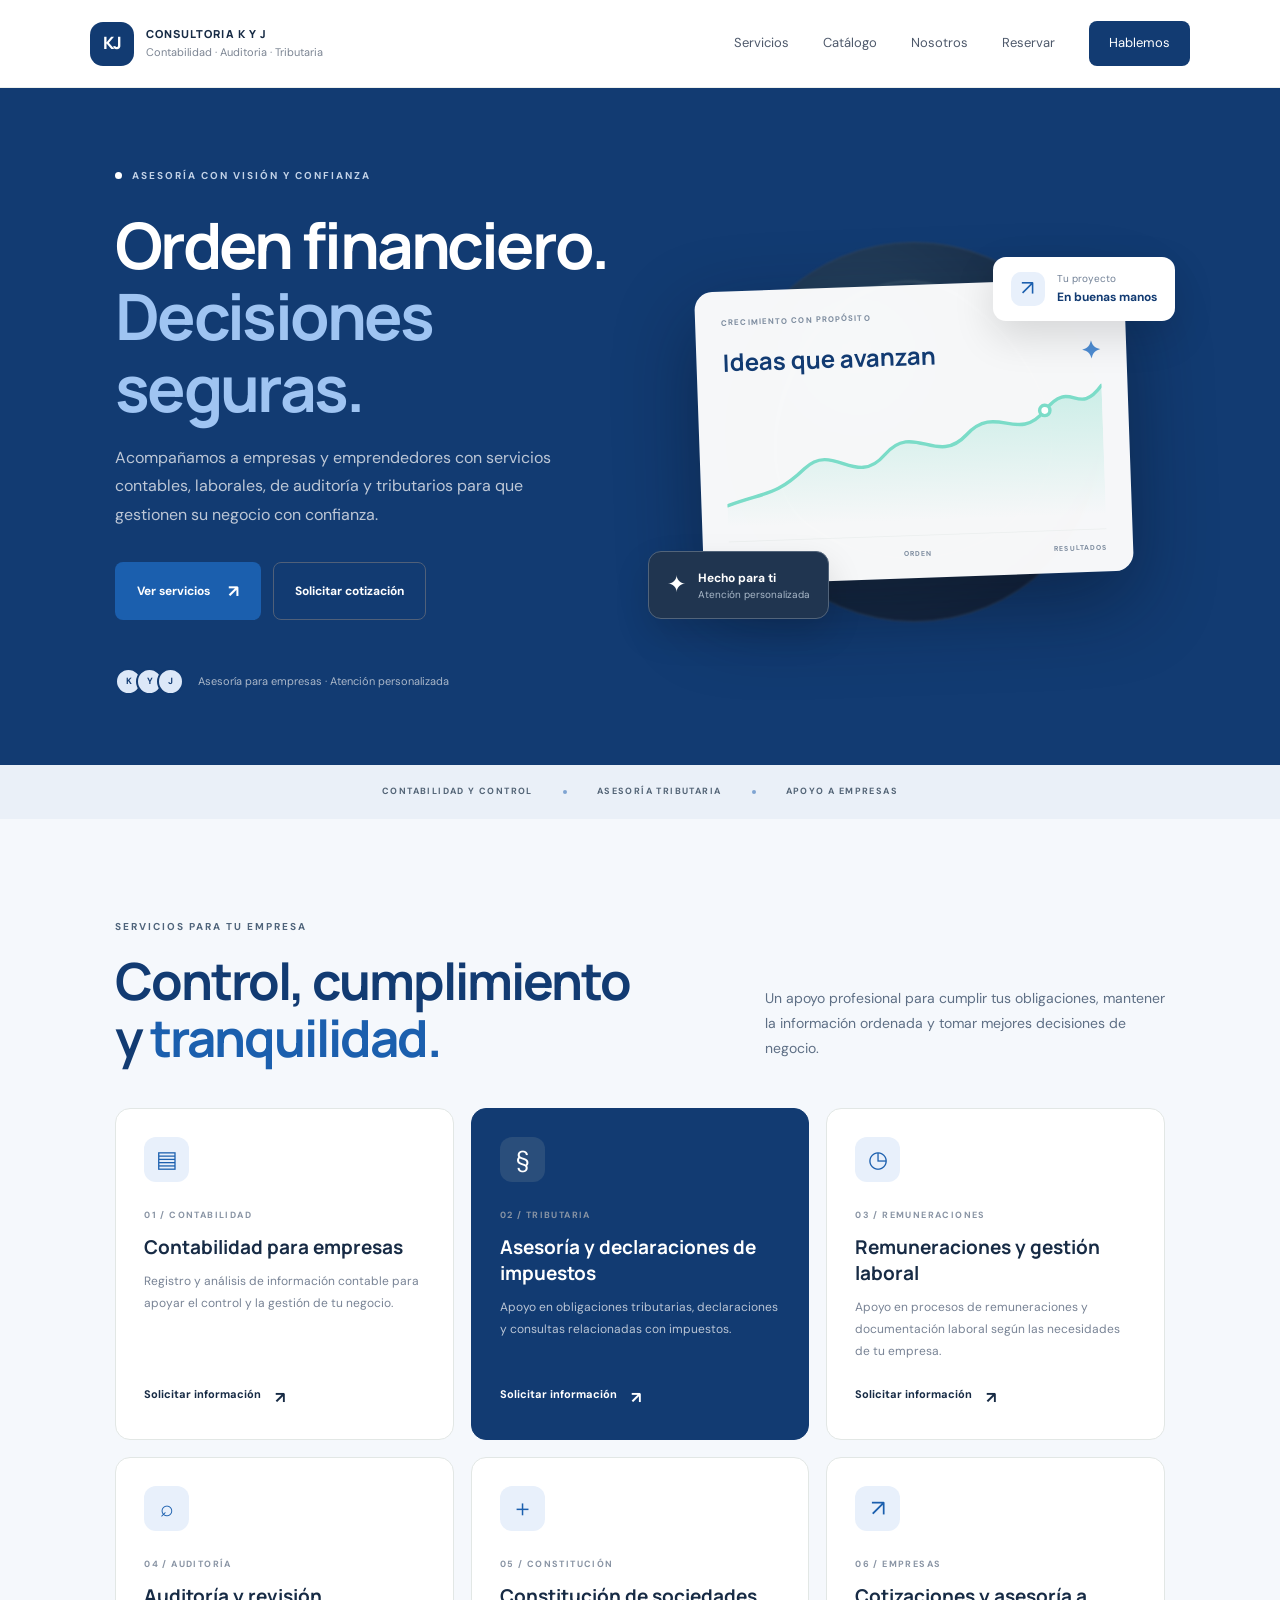
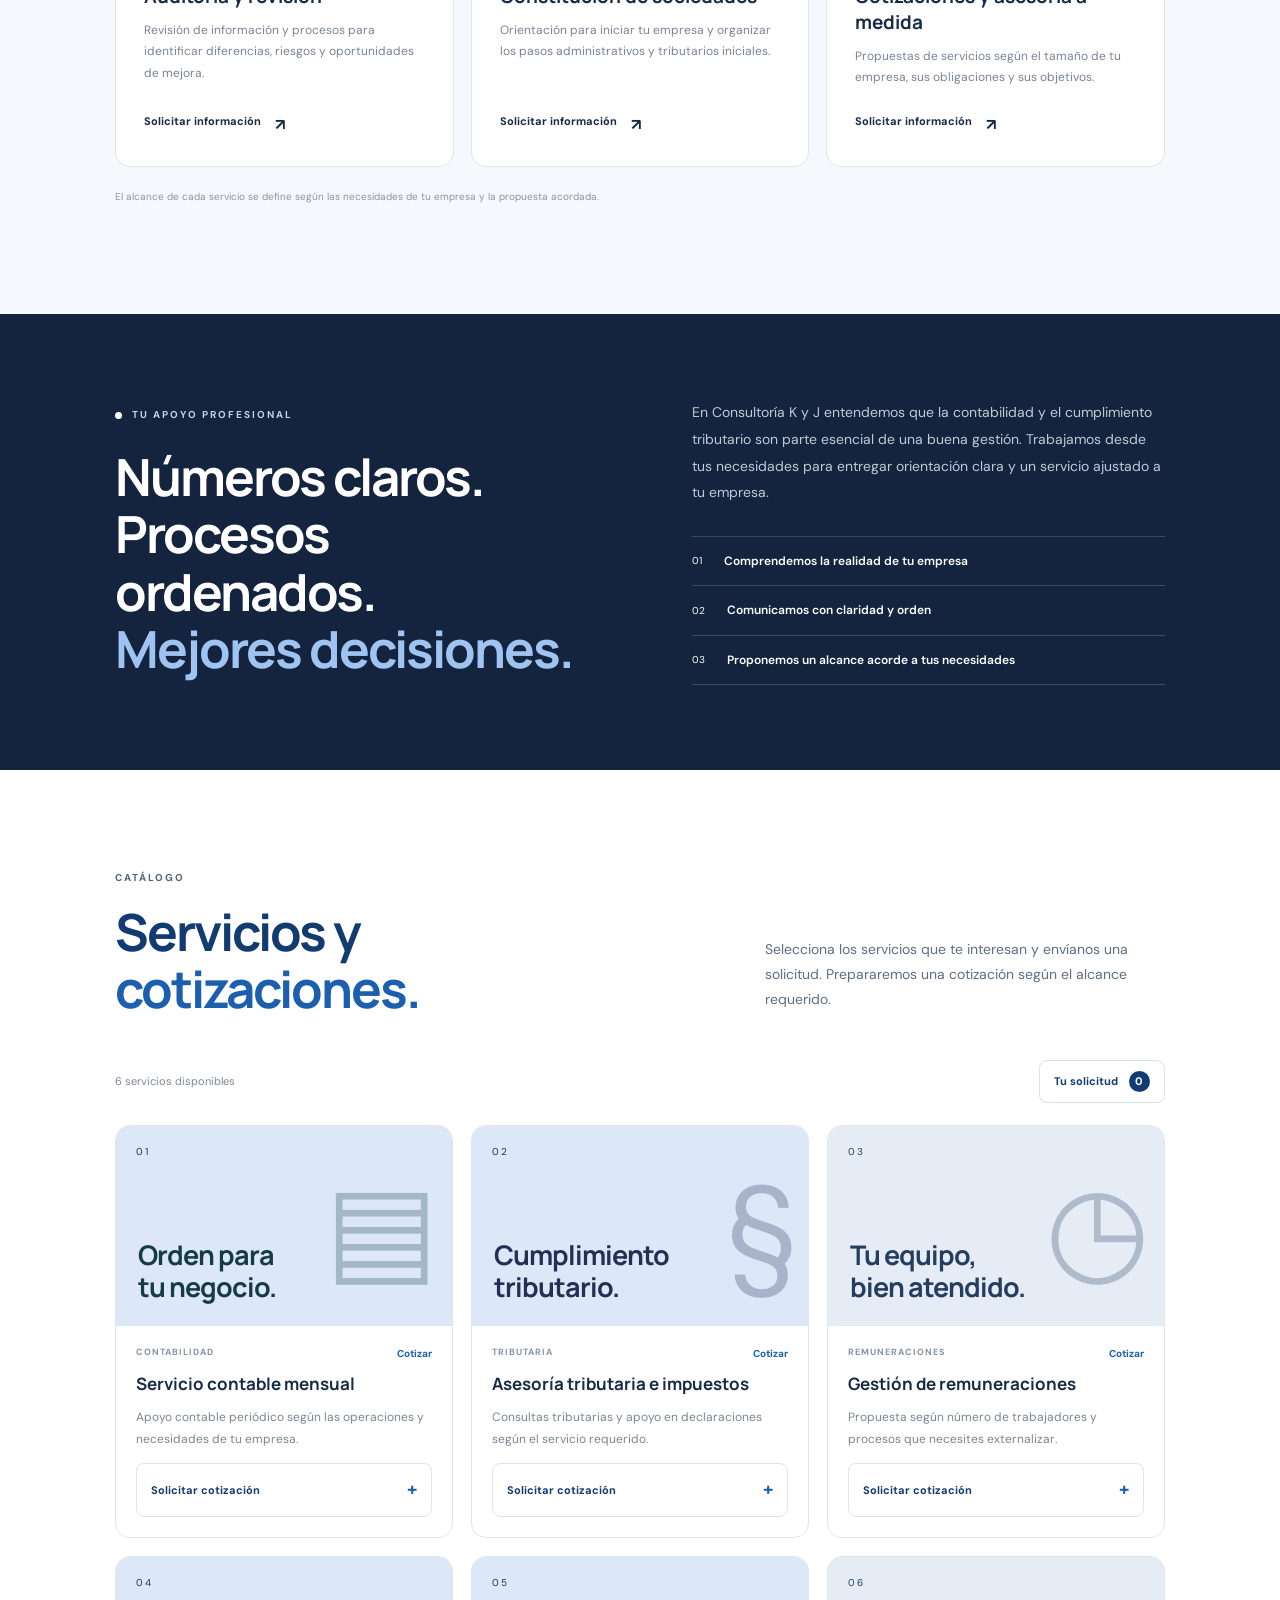
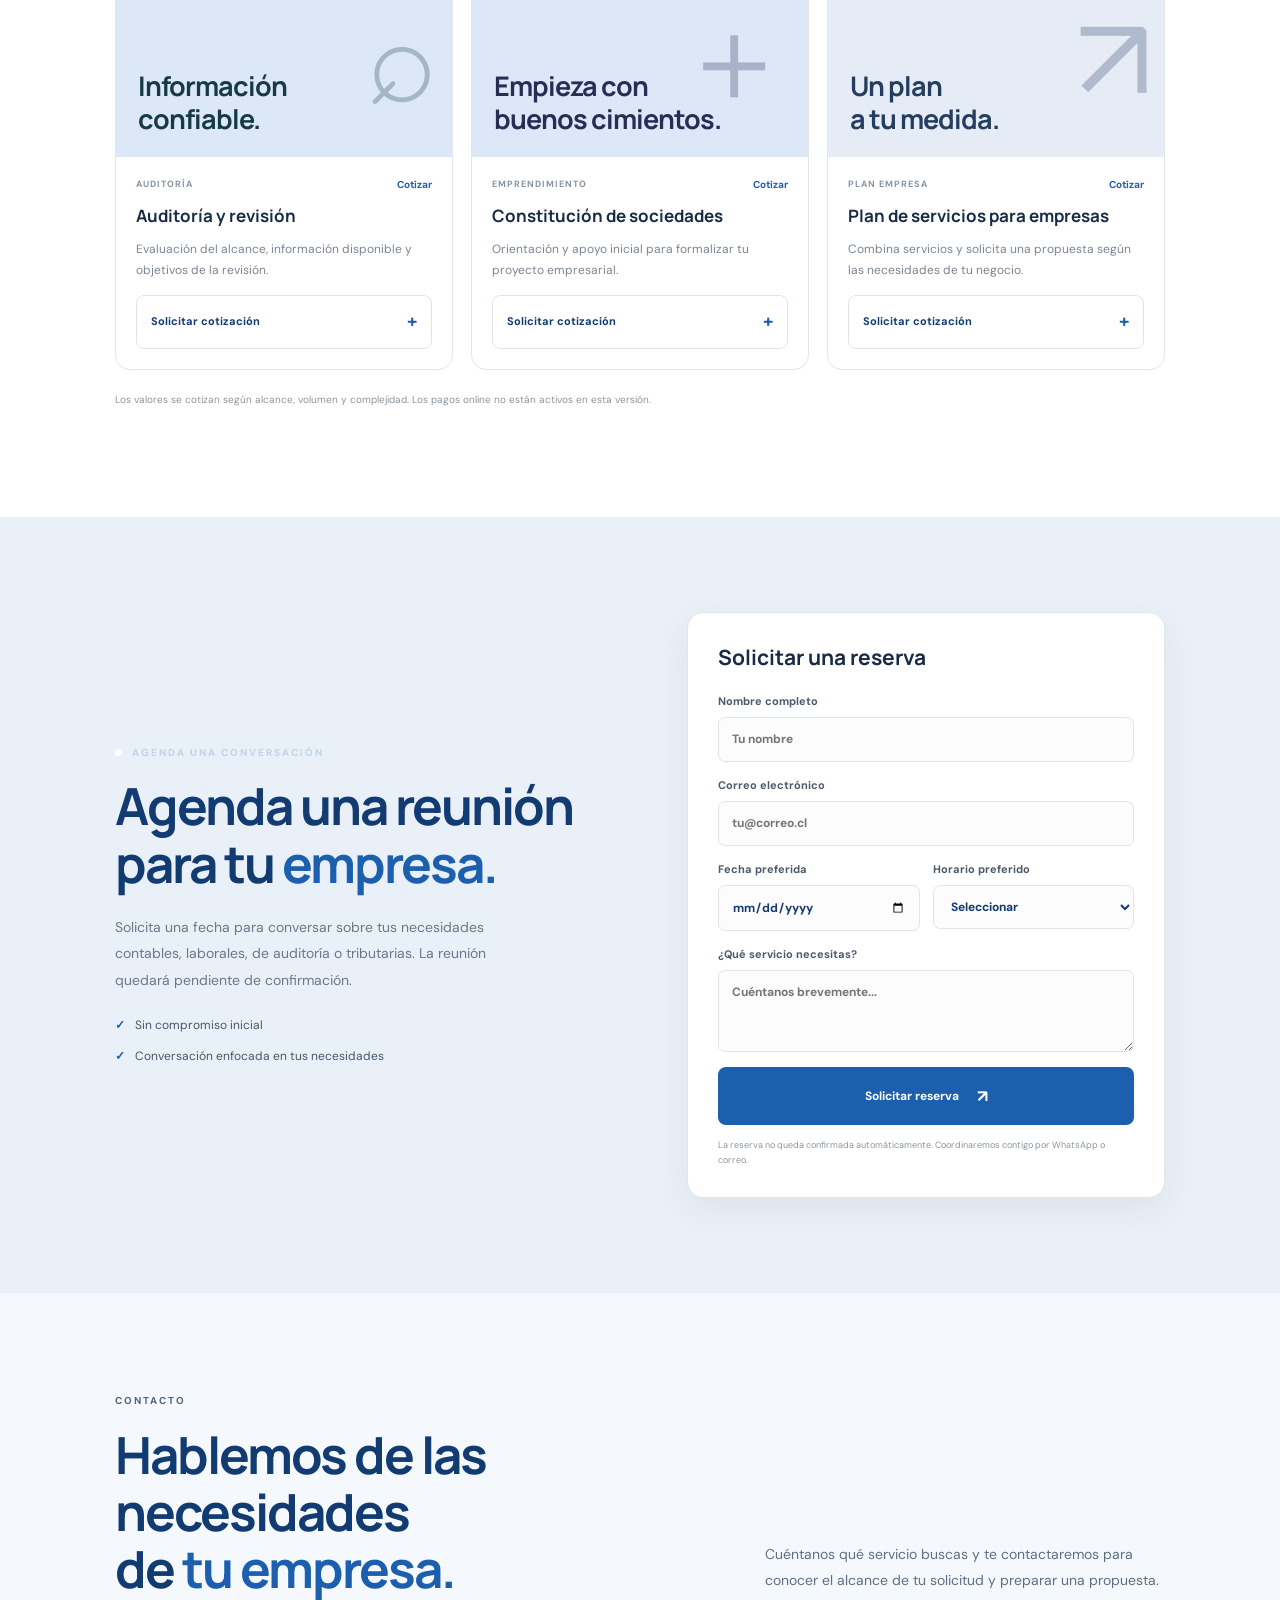
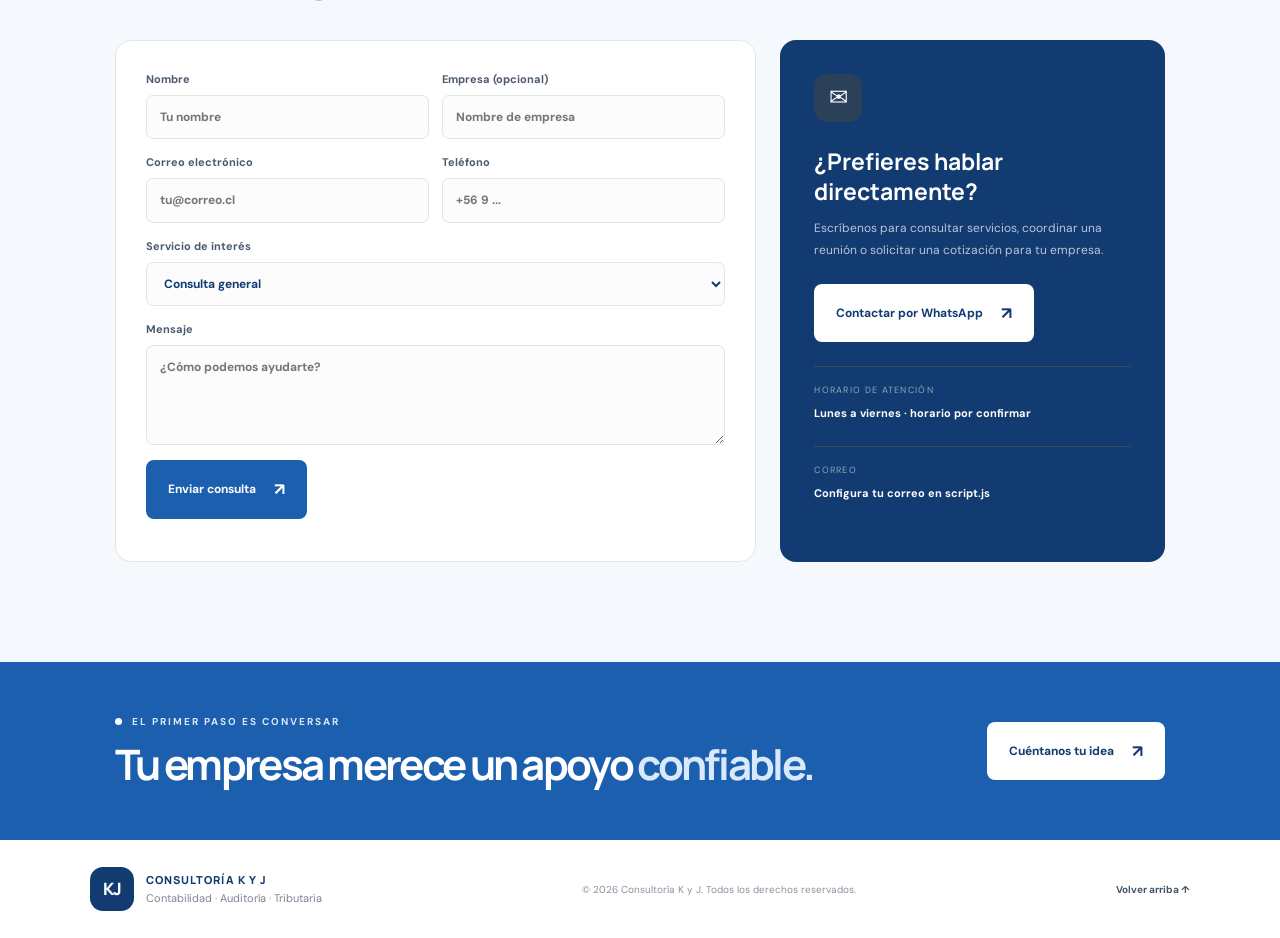
<file: index.html>
<!doctype html>
<html lang="es">
<head>
  <meta charset="utf-8">
  <meta name="viewport" content="width=device-width, initial-scale=1">
  <meta name="theme-color" content="#101c35">
  <meta name="description" content="Consultoria K y J: servicios contables, remuneraciones, auditoria y asesoria tributaria para empresas en Chile.">
  <title>Consultoria K y J | Contabilidad, Auditoria y Tributaria</title>
  <link rel="stylesheet" href="styles.css">
</head>
<body>
  <header class="site-header">
    <a class="brand" href="#inicio" aria-label="Consultoría K y J, inicio">
      <span class="brand-mark">KJ</span>
      <span><strong>CONSULTORIA K Y J</strong><small>Contabilidad · Auditoria · Tributaria</small></span>
    </a>
    <button class="menu-toggle" id="menuToggle" aria-label="Abrir menú" aria-expanded="false">☰</button>
    <nav id="mainNav">
      <a href="#servicios">Servicios</a>
      <a href="#catalogo">Catálogo</a>
      <a href="#nosotros">Nosotros</a>
      <a href="#reservas">Reservar</a>
      <a href="#contacto" class="nav-cta">Hablemos</a>
    </nav>
  </header>

  <main>
    <section class="hero" id="inicio">
      <div class="hero-content">
        <span class="eyebrow"><span class="dot"></span> ASESORÍA CON VISIÓN Y CONFIANZA</span>
        <h1>Orden financiero.<br><em>Decisiones seguras.</em></h1>
        <p>Acompañamos a empresas y emprendedores con servicios contables, laborales, de auditoría y tributarios para que gestionen su negocio con confianza.</p>
        <div class="hero-actions">
          <a class="button button-primary" href="#servicios">Ver servicios <span>↗</span></a>
          <a class="button button-ghost" href="#contacto">Solicitar cotización</a>
        </div>
        <div class="hero-note"><span class="avatar-stack"><b>K</b><b>Y</b><b>J</b></span><span>Asesoría para empresas · Atención personalizada</span></div>
      </div>
      <div class="hero-art" aria-label="Ilustración abstracta de crecimiento profesional">
        <div class="orb orb-one"></div><div class="orb orb-two"></div>
        <div class="glass-card card-top"><span class="mini-icon">↗</span><div><small>Tu proyecto</small><strong>En buenas manos</strong></div></div>
        <div class="chart-card">
          <div class="chart-heading"><span>CRECIMIENTO CON PROPÓSITO</span><span class="chart-dots">•••</span></div>
          <div class="chart-number">Ideas que avanzan<span>✦</span></div>
          <svg viewBox="0 0 440 160" role="img" aria-label="Gráfico ilustrativo ascendente">
            <defs><linearGradient id="fill" x1="0" x2="0" y1="0" y2="1"><stop offset="0" stop-color="#7bdcc8" stop-opacity=".35"/><stop offset="1" stop-color="#7bdcc8" stop-opacity="0"/></linearGradient></defs>
            <path d="M0 135 C45 120 56 126 91 95 S150 120 185 82 S245 98 281 62 S340 75 373 37 S410 48 440 10 L440 160 L0 160Z" fill="url(#fill)"/>
            <path d="M0 135 C45 120 56 126 91 95 S150 120 185 82 S245 98 281 62 S340 75 373 37 S410 48 440 10" fill="none" stroke="#7bdcc8" stroke-width="4" stroke-linecap="round"/>
            <circle cx="373" cy="37" r="6" fill="#fff" stroke="#7bdcc8" stroke-width="4"/>
          </svg>
          <div class="chart-footer"><span>ESTRATEGIA</span><span>ORDEN</span><span>RESULTADOS</span></div>
        </div>
        <div class="floating-badge"><span>✦</span><div><strong>Hecho para ti</strong><small>Atención personalizada</small></div></div>
      </div>
    </section>

    <section class="trust-strip">
      <span>CONTABILIDAD Y CONTROL</span><i></i><span>ASESORÍA TRIBUTARIA</span><i></i><span>APOYO A EMPRESAS</span>
    </section>

    <section class="section services-section" id="servicios">
      <div class="section-intro">
        <div><span class="eyebrow dark">SERVICIOS PARA TU EMPRESA</span><h2>Control, cumplimiento<br>y <em>tranquilidad.</em></h2></div>
        <p>Un apoyo profesional para cumplir tus obligaciones, mantener la información ordenada y tomar mejores decisiones de negocio.</p>
      </div>
      <div class="service-grid">
        <article class="service-card"><div class="service-icon">▤</div><span class="service-number">01 / CONTABILIDAD</span><h3>Contabilidad para empresas</h3><p>Registro y análisis de información contable para apoyar el control y la gestión de tu negocio.</p><a href="#contacto" class="text-link" data-service="Contabilidad para empresas">Solicitar información <span>↗</span></a></article>
        <article class="service-card featured"><div class="service-icon">§</div><span class="service-number">02 / TRIBUTARIA</span><h3>Asesoría y declaraciones de impuestos</h3><p>Apoyo en obligaciones tributarias, declaraciones y consultas relacionadas con impuestos.</p><a href="#contacto" class="text-link" data-service="Asesoría y declaraciones de impuestos">Solicitar información <span>↗</span></a></article>
        <article class="service-card"><div class="service-icon">◷</div><span class="service-number">03 / REMUNERACIONES</span><h3>Remuneraciones y gestión laboral</h3><p>Apoyo en procesos de remuneraciones y documentación laboral según las necesidades de tu empresa.</p><a href="#contacto" class="text-link" data-service="Remuneraciones y gestión laboral">Solicitar información <span>↗</span></a></article>
        <article class="service-card"><div class="service-icon">⌕</div><span class="service-number">04 / AUDITORÍA</span><h3>Auditoría y revisión</h3><p>Revisión de información y procesos para identificar diferencias, riesgos y oportunidades de mejora.</p><a href="#contacto" class="text-link" data-service="Auditoría y revisión">Solicitar información <span>↗</span></a></article>
        <article class="service-card"><div class="service-icon">＋</div><span class="service-number">05 / CONSTITUCIÓN</span><h3>Constitución de sociedades</h3><p>Orientación para iniciar tu empresa y organizar los pasos administrativos y tributarios iniciales.</p><a href="#contacto" class="text-link" data-service="Constitución de sociedades">Solicitar información <span>↗</span></a></article>
        <article class="service-card"><div class="service-icon">↗</div><span class="service-number">06 / EMPRESAS</span><h3>Cotizaciones y asesoría a medida</h3><p>Propuestas de servicios según el tamaño de tu empresa, sus obligaciones y sus objetivos.</p><a href="#contacto" class="text-link" data-service="Cotizaciones y asesoría a medida">Solicitar información <span>↗</span></a></article>
      </div>
      <p class="small-note">El alcance de cada servicio se define según las necesidades de tu empresa y la propuesta acordada.</p>
    </section>

    <section class="dark-section" id="nosotros">
      <div class="dark-copy"><span class="eyebrow"><span class="dot"></span> TU APOYO PROFESIONAL</span><h2>Números claros.<br>Procesos ordenados.<br><em>Mejores decisiones.</em></h2></div>
      <div class="dark-details"><p>En Consultoría K y J entendemos que la contabilidad y el cumplimiento tributario son parte esencial de una buena gestión. Trabajamos desde tus necesidades para entregar orientación clara y un servicio ajustado a tu empresa.</p><div class="value-list"><div><span>01</span><strong>Comprendemos la realidad de tu empresa</strong></div><div><span>02</span><strong>Comunicamos con claridad y orden</strong></div><div><span>03</span><strong>Proponemos un alcance acorde a tus necesidades</strong></div></div></div>
    </section>

    <section class="section catalog-section" id="catalogo">
      <div class="section-intro">
        <div><span class="eyebrow dark">CATÁLOGO</span><h2>Servicios y<br><em>cotizaciones.</em></h2></div>
        <p>Selecciona los servicios que te interesan y envíanos una solicitud. Prepararemos una cotización según el alcance requerido.</p>
      </div>
      <div class="catalog-toolbar"><span id="catalogCount">6 servicios disponibles</span><button class="cart-button" id="openCart">Tu solicitud <span class="cart-count" id="cartCount">0</span></button></div>
      <div class="product-grid" id="productGrid">
        <article class="product-card" data-id="contabilidad" data-name="Servicio contable mensual" data-price="0"><div class="product-visual visual-1"><span>01</span><b>Orden para<br>tu negocio.</b><i>▤</i></div><div class="product-info"><div class="product-meta"><span>CONTABILIDAD</span><span class="price">Cotizar</span></div><h3>Servicio contable mensual</h3><p>Apoyo contable periódico según las operaciones y necesidades de tu empresa.</p><button class="add-button" data-add="contabilidad">Solicitar cotización <span>+</span></button></div></article>
        <article class="product-card" data-id="tributaria" data-name="Asesoría tributaria e impuestos" data-price="0"><div class="product-visual visual-2"><span>02</span><b>Cumplimiento<br>tributario.</b><i>§</i></div><div class="product-info"><div class="product-meta"><span>TRIBUTARIA</span><span class="price">Cotizar</span></div><h3>Asesoría tributaria e impuestos</h3><p>Consultas tributarias y apoyo en declaraciones según el servicio requerido.</p><button class="add-button" data-add="tributaria">Solicitar cotización <span>+</span></button></div></article>
        <article class="product-card" data-id="remuneraciones" data-name="Gestión de remuneraciones" data-price="0"><div class="product-visual visual-3"><span>03</span><b>Tu equipo,<br>bien atendido.</b><i>◷</i></div><div class="product-info"><div class="product-meta"><span>REMUNERACIONES</span><span class="price">Cotizar</span></div><h3>Gestión de remuneraciones</h3><p>Propuesta según número de trabajadores y procesos que necesites externalizar.</p><button class="add-button" data-add="remuneraciones">Solicitar cotización <span>+</span></button></div></article>
        <article class="product-card" data-id="auditoria" data-name="Auditoría y revisión" data-price="0"><div class="product-visual visual-1"><span>04</span><b>Información<br>confiable.</b><i>⌕</i></div><div class="product-info"><div class="product-meta"><span>AUDITORÍA</span><span class="price">Cotizar</span></div><h3>Auditoría y revisión</h3><p>Evaluación del alcance, información disponible y objetivos de la revisión.</p><button class="add-button" data-add="auditoria">Solicitar cotización <span>+</span></button></div></article>
        <article class="product-card" data-id="sociedad" data-name="Constitución de sociedades" data-price="0"><div class="product-visual visual-2"><span>05</span><b>Empieza con<br>buenos cimientos.</b><i>＋</i></div><div class="product-info"><div class="product-meta"><span>EMPRENDIMIENTO</span><span class="price">Cotizar</span></div><h3>Constitución de sociedades</h3><p>Orientación y apoyo inicial para formalizar tu proyecto empresarial.</p><button class="add-button" data-add="sociedad">Solicitar cotización <span>+</span></button></div></article>
        <article class="product-card" data-id="empresa" data-name="Plan de servicios para empresas" data-price="0"><div class="product-visual visual-3"><span>06</span><b>Un plan<br>a tu medida.</b><i>↗</i></div><div class="product-info"><div class="product-meta"><span>PLAN EMPRESA</span><span class="price">Cotizar</span></div><h3>Plan de servicios para empresas</h3><p>Combina servicios y solicita una propuesta según las necesidades de tu negocio.</p><button class="add-button" data-add="empresa">Solicitar cotización <span>+</span></button></div></article>
      </div>
      <p class="small-note">Los valores se cotizan según alcance, volumen y complejidad. Los pagos online no están activos en esta versión.</p>
    </section>

    <section class="booking-section" id="reservas">
      <div class="booking-copy"><span class="eyebrow"><span class="dot"></span> AGENDA UNA CONVERSACIÓN</span><h2>Agenda una reunión<br>para tu <em>empresa.</em></h2><p>Solicita una fecha para conversar sobre tus necesidades contables, laborales, de auditoría o tributarias. La reunión quedará pendiente de confirmación.</p><div class="booking-benefit"><span>✓</span> Sin compromiso inicial</div><div class="booking-benefit"><span>✓</span> Conversación enfocada en tus necesidades</div></div>
      <form class="booking-form" id="bookingForm">
        <h3>Solicitar una reserva</h3>
        <label>Nombre completo<input name="name" required placeholder="Tu nombre"></label>
        <label>Correo electrónico<input name="email" type="email" required placeholder="tu@correo.cl"></label>
        <div class="form-row"><label>Fecha preferida<input name="date" id="bookingDate" type="date" required></label><label>Horario preferido<select name="time" required><option value="">Seleccionar</option><option>09:00</option><option>10:00</option><option>11:00</option><option>12:00</option><option>14:00</option><option>15:00</option><option>16:00</option><option>17:00</option></select></label></div>
        <label>¿Qué servicio necesitas?<textarea name="details" rows="3" placeholder="Cuéntanos brevemente..."></textarea></label>
        <button class="button button-primary full" type="submit">Solicitar reserva <span>↗</span></button>
        <small>La reserva no queda confirmada automáticamente. Coordinaremos contigo por WhatsApp o correo.</small>
      </form>
    </section>

    <section class="section contact-section" id="contacto">
      <div class="section-intro">
        <div><span class="eyebrow dark">CONTACTO</span><h2>Hablemos de las necesidades<br>de <em>tu empresa.</em></h2></div>
        <p>Cuéntanos qué servicio buscas y te contactaremos para conocer el alcance de tu solicitud y preparar una propuesta.</p>
      </div>
      <div class="contact-grid">
        <form class="contact-form" id="contactForm">
          <div class="form-row"><label>Nombre<input name="name" required placeholder="Tu nombre"></label><label>Empresa (opcional)<input name="company" placeholder="Nombre de empresa"></label></div>
          <div class="form-row"><label>Correo electrónico<input name="email" type="email" required placeholder="tu@correo.cl"></label><label>Teléfono<input name="phone" placeholder="+56 9 ..."></label></div>
          <label>Servicio de interés<select name="service" id="contactService"><option>Consulta general</option><option>Contabilidad para empresas</option><option>Asesoría y declaraciones de impuestos</option><option>Remuneraciones y gestión laboral</option><option>Auditoría y revisión</option><option>Constitución de sociedades</option><option>Cotizaciones y asesoría a medida</option><option>Servicio contable mensual</option><option>Asesoría tributaria e impuestos</option><option>Gestión de remuneraciones</option><option>Plan de servicios para empresas</option></select></label>
          <label>Mensaje<textarea name="message" required rows="4" placeholder="¿Cómo podemos ayudarte?"></textarea></label>
          <button class="button button-primary" type="submit">Enviar consulta <span>↗</span></button>
          <p class="form-status" id="contactStatus" role="status"></p>
        </form>
        <aside class="contact-aside"><div class="contact-aside-icon">✉</div><h3>¿Prefieres hablar directamente?</h3><p>Escríbenos para consultar servicios, coordinar una reunión o solicitar una cotización para tu empresa.</p><a href="#" id="whatsappLink" class="button button-light" target="_blank" rel="noopener">Contactar por WhatsApp <span>↗</span></a><div class="contact-detail"><small>HORARIO DE ATENCIÓN</small><strong>Lunes a viernes · horario por confirmar</strong></div><div class="contact-detail"><small>CORREO</small><strong>Configura tu correo en script.js</strong></div></aside>
      </div>
    </section>

    <section class="final-cta"><div><span class="eyebrow"><span class="dot"></span> EL PRIMER PASO ES CONVERSAR</span><h2>Tu empresa merece un apoyo <em>confiable.</em></h2></div><a href="#contacto" class="button button-light">Cuéntanos tu idea <span>↗</span></a></section>
  </main>

  <footer class="site-footer"><a class="brand footer-brand" href="#inicio"><span class="brand-mark">KJ</span><span><strong>CONSULTORÍA K Y J</strong><small>Contabilidad · Auditoría · Tributaria</small></span></a><span>© <span id="year"></span> Consultoría K y J. Todos los derechos reservados.</span><a href="#inicio" class="back-top">Volver arriba ↑</a></footer>

  <div class="modal-backdrop" id="cartModal" hidden>
    <section class="cart-modal" role="dialog" aria-modal="true" aria-labelledby="cartTitle">
      <div class="modal-heading"><div><span class="eyebrow dark">TU SOLICITUD</span><h2 id="cartTitle">Servicios elegidos</h2></div><button class="close-modal" id="closeCart" aria-label="Cerrar">×</button></div>
      <div id="cartItems" class="cart-items"><p class="empty-cart">Aún no has agregado servicios.</p></div>
      <label>Comentarios para la cotización<textarea id="cartNotes" rows="3" placeholder="Indica plazos, necesidades o preguntas..."></textarea></label>
      <div class="cart-actions"><button class="button button-ghost dark-ghost" id="clearCart">Vaciar</button><button class="button button-primary" id="sendCart">Enviar solicitud por WhatsApp ↗</button></div>
      <small>Los servicios se cotizan según tus necesidades. No se realiza ningún cobro desde esta página.</small>
    </section>
  </div>
  <div class="toast" id="toast" role="status" aria-live="polite"></div>
  <script src="script.js"></script>
</body>
</html>
</file>
<file: styles.css>
@import url('https://fonts.googleapis.com/css2?family=DM+Sans:wght@400;500;600;700&family=Manrope:wght@400;500;600;700;800&display=swap');
:root{--navy:#123b72;--navy2:#1c4f8e;--mint:#ffffff;--cream:#f5f8fc;--ink:#172b45;--muted:#5e6f85;--line:#e2e7e5;--white:#fff;--radius:20px}
*{box-sizing:border-box}html{scroll-behavior:smooth;scroll-padding-top:90px}body{margin:0;background:var(--cream);color:var(--ink);font-family:'DM Sans',sans-serif;line-height:1.55}a{color:inherit;text-decoration:none}button,input,textarea,select{font:inherit}button,a{ -webkit-tap-highlight-color:transparent}.site-header{height:88px;padding:0 7vw;display:flex;align-items:center;justify-content:space-between;background:#fff;position:sticky;top:0;z-index:20;border-bottom:1px solid #edf0ed}.brand{display:flex;align-items:center;gap:12px}.brand-mark{display:grid;place-items:center;width:44px;height:44px;background:var(--navy);color:var(--mint);font-family:Manrope,sans-serif;font-size:17px;font-weight:800;border-radius:13px;letter-spacing:-1px}.brand strong,.brand small{display:block}.brand strong{font:800 11px Manrope,sans-serif;letter-spacing:1.1px}.brand small{font-size:11px;color:#7c8593;margin-top:3px}nav{display:flex;align-items:center;gap:34px;font-size:13px;color:#4e596b}nav a:hover,.text-link:hover{color:#158b78}.nav-cta{background:var(--navy);color:#fff;padding:12px 20px;border-radius:8px}.nav-cta:hover{color:var(--mint)}.menu-toggle{display:none;background:none;border:0;font-size:24px;color:var(--navy)}
.hero{background:var(--navy);color:#fff;min-height:620px;padding:80px 9vw 70px;display:grid;grid-template-columns:1fr 1fr;align-items:center;gap:45px;overflow:hidden}.hero-content{max-width:590px;position:relative;z-index:2}.eyebrow{display:flex;align-items:center;gap:10px;font-size:10px;font-weight:700;letter-spacing:2px;color:#c2d2e7}.eyebrow.dark{color:#4f647b}.dot{width:7px;height:7px;border-radius:50%;background:var(--mint);display:inline-block}.hero h1,.section h2,.dark-section h2,.booking-section h2,.final-cta h2{font:700 clamp(42px,5vw,66px)/1.12 Manrope,sans-serif;letter-spacing:-2.7px;margin:25px 0 20px}.hero h1 em,.section h2 em,.dark-section h2 em,.booking-section h2 em,.final-cta h2 em{font-style:normal;color:#9fc4f2}.hero-content>p{max-width:470px;color:#bdc7d6;font-size:16px;line-height:1.8}.hero-actions{display:flex;gap:12px;flex-wrap:wrap;margin-top:32px}.button{display:inline-flex;align-items:center;justify-content:center;gap:18px;padding:15px 21px;border-radius:8px;font-size:12px;font-weight:700;border:1px solid transparent;cursor:pointer;transition:.2s}.button span{font-size:17px}.button-primary{background:#1b5fae;color:#fff}.button-primary:hover{background:#174f91;transform:translateY(-2px)}.button-ghost{border-color:#506079;color:#fff}.button-ghost:hover{border-color:var(--mint);color:var(--mint)}.hero-note{display:flex;align-items:center;gap:14px;color:#aab7c9;font-size:11px;margin-top:48px}.avatar-stack{display:flex}.avatar-stack b{width:27px;height:27px;border-radius:50%;border:2px solid var(--navy);display:grid;place-items:center;background:#dce8f8;color:var(--navy);font-size:9px;margin-left:-6px}.avatar-stack b:first-child{margin-left:0}.hero-art{min-height:420px;position:relative;display:grid;place-items:center}.orb{position:absolute;border-radius:50%;filter:blur(1px)}.orb-one{width:380px;height:380px;background:radial-gradient(circle at 35% 30%,#284765,#162943 66%,#101c35);border:1px solid #34465d}.orb-two{width:275px;height:275px;border:1px solid #526b7c;transform:rotate(35deg);border-radius:36% 64% 61% 39%/42% 43% 57% 58%}.chart-card{position:relative;width:min(430px,100%);background:rgba(255,255,255,.96);color:var(--navy);padding:25px 26px 18px;border-radius:18px;box-shadow:0 30px 80px #07112170;transform:rotate(-2deg);z-index:2}.chart-heading,.chart-footer{display:flex;justify-content:space-between;font-size:8px;letter-spacing:1.1px;color:#7c8b9e;font-weight:700}.chart-dots{letter-spacing:3px}.chart-number{font:700 24px Manrope,sans-serif;margin-top:17px;display:flex;justify-content:space-between}.chart-number span{color:#4d8bd1}.chart-card svg{width:100%;height:150px;margin-top:5px}.chart-footer{border-top:1px solid #edf0f0;padding-top:13px;font-size:7px}.glass-card{position:absolute;z-index:3;top:35px;right:-10px;background:#fff;color:var(--navy);display:flex;align-items:center;gap:12px;padding:14px 18px;border-radius:13px;box-shadow:0 15px 40px #0002}.mini-icon{display:grid;place-items:center;width:34px;height:34px;background:#e8f0fb;color:#1b5fae;border-radius:10px;font-size:21px}.glass-card small,.glass-card strong,.floating-badge small,.floating-badge strong{display:block}.glass-card small,.floating-badge small{font-size:10px;color:#718096}.glass-card strong,.floating-badge strong{font-size:12px;margin-top:2px}.floating-badge{position:absolute;z-index:3;bottom:23px;left:-15px;display:flex;gap:12px;align-items:center;padding:15px 18px;background:#203550;border:1px solid #52647a;border-radius:13px;box-shadow:0 15px 35px #0002}.floating-badge>span{font-size:23px;color:var(--mint)}.floating-badge small{color:#aab9c9}.trust-strip{display:flex;align-items:center;justify-content:center;gap:30px;background:#eaf0f8;padding:20px 15px;font-size:9px;letter-spacing:1.4px;font-weight:700;color:#536476;flex-wrap:wrap}.trust-strip i{width:4px;height:4px;background:#7fa4d2;border-radius:50%}.section{padding:100px 9vw}.section-intro{display:flex;justify-content:space-between;align-items:end;gap:40px;margin-bottom:42px}.section h2,.booking-section h2{font-size:clamp(38px,4vw,52px);color:var(--navy);margin:17px 0 0;letter-spacing:-2px}.section h2 em,.booking-section h2 em{color:#1b5fae}.section-intro>p{max-width:400px;color:var(--muted);font-size:14px;line-height:1.8;margin:0 0 5px}.service-grid{display:grid;grid-template-columns:repeat(3,1fr);gap:17px}.service-card{background:#fff;border:1px solid var(--line);border-radius:15px;padding:28px;min-height:290px;display:flex;flex-direction:column;align-items:flex-start;transition:.2s}.service-card:hover,.product-card:hover{transform:translateY(-4px);box-shadow:0 18px 40px #10213a0d}.service-card.featured{background:var(--navy);color:#fff;border-color:var(--navy)}.service-icon{width:45px;height:45px;border-radius:12px;background:#e8f0fb;color:#1b5fae;display:grid;place-items:center;font-size:23px;margin-bottom:27px}.featured .service-icon{background:#2a4e7b;color:var(--mint)}.service-number{font-size:9px;letter-spacing:1.4px;color:#8994a4;font-weight:700}.service-card h3{font:700 19px Manrope,sans-serif;margin:11px 0}.service-card p{font-size:12px;color:#788395;line-height:1.8;margin:0 0 24px}.featured p{color:#bac5d5}.text-link{font-size:11px;font-weight:700;margin-top:auto;display:flex;gap:14px}.text-link span{font-size:16px}.small-note{font-size:10px;color:#8b94a0;margin-top:22px}.dark-section{background:#14243e;color:#fff;padding:85px 9vw;display:grid;grid-template-columns:1fr 1fr;gap:10%;align-items:center}.dark-section h2{font-size:clamp(38px,4vw,53px);letter-spacing:-2px;margin-bottom:0}.dark-details>p{color:#c0cad7;line-height:1.9;font-size:14px;margin-top:0}.value-list{margin-top:30px;border-top:1px solid #3b4a61}.value-list div{display:flex;gap:22px;align-items:center;border-bottom:1px solid #3b4a61;padding:15px 0}.value-list span{color:var(--mint);font-size:10px}.value-list strong{font-size:12px;font-weight:600}.catalog-section{background:#fff}.catalog-toolbar{display:flex;justify-content:space-between;align-items:center;margin-bottom:22px;color:#7b8797;font-size:11px}.cart-button{border:1px solid #dce3e0;background:#fff;padding:10px 14px;border-radius:8px;color:var(--navy);font-size:11px;font-weight:700;cursor:pointer}.cart-count{display:inline-grid;place-items:center;background:var(--navy);color:#fff;border-radius:50%;width:21px;height:21px;margin-left:8px}.product-grid{display:grid;grid-template-columns:repeat(3,1fr);gap:18px}.product-card{border:1px solid var(--line);border-radius:15px;overflow:hidden;transition:.2s}.product-visual{height:200px;padding:22px;position:relative;display:flex;align-items:flex-end;overflow:hidden}.product-visual>span{position:absolute;top:18px;left:20px;font-size:10px;letter-spacing:2px}.product-visual b{font:700 27px/1.2 Manrope,sans-serif;letter-spacing:-1px;position:relative;z-index:1}.product-visual i{position:absolute;font-style:normal;font-size:120px;right:14px;top:10px;opacity:.28}.visual-1{background:#dce8f8;color:#173b46}.visual-2{background:#dce8f8;color:#272d54}.visual-3{background:#e5ecf5;color:#253e60}.product-info{padding:20px}.product-meta{display:flex;justify-content:space-between;align-items:center;font-size:9px;letter-spacing:1px;color:#8793a1;font-weight:700}.price{letter-spacing:0;color:#1b5fae;font-size:10px}.product-info h3{font:700 17px Manrope,sans-serif;margin:11px 0 7px}.product-info p{font-size:12px;line-height:1.8;color:#7a8594;min-height:43px}.add-button{width:100%;display:flex;justify-content:space-between;align-items:center;border:1px solid #dfe5e2;border-radius:8px;background:#fff;color:var(--navy);padding:12px 14px;font-size:11px;font-weight:700;margin-top:13px;cursor:pointer}.add-button:hover{border-color:#7fa4d2;background:#f4f8fe}.add-button span{font-size:18px;color:#1b5fae}.booking-section{background:#eaf0f8;padding:95px 9vw;display:grid;grid-template-columns:1fr 1fr;gap:9%;align-items:center}.booking-copy>p{color:#6b7889;font-size:14px;line-height:1.9;max-width:420px;margin:22px 0}.booking-benefit{font-size:12px;color:#475769;margin-top:13px;display:flex;gap:10px;align-items:center}.booking-benefit span{color:#1b5fae;font-weight:800}.booking-form,.contact-form{background:#fff;padding:30px;border-radius:16px;border:1px solid #e0e8e3;box-shadow:0 12px 35px #182d3810}.booking-form h3{font:700 21px Manrope,sans-serif;margin:0 0 22px}.booking-form label,.contact-form label,.cart-modal label{display:block;font-size:11px;font-weight:700;color:#4c5a6d;margin-bottom:15px}.booking-form input,.booking-form select,.booking-form textarea,.contact-form input,.contact-form select,.contact-form textarea,.cart-modal textarea{display:block;width:100%;border:1px solid #e0e6e4;background:#fbfcfb;border-radius:7px;padding:12px 13px;margin-top:7px;color:var(--navy);font-size:12px;outline:none}.booking-form input:focus,.booking-form select:focus,.booking-form textarea:focus,.contact-form input:focus,.contact-form select:focus,.contact-form textarea:focus,.cart-modal textarea:focus{border-color:#6795ca;box-shadow:0 0 0 3px #d9e8fb}.form-row{display:grid;grid-template-columns:1fr 1fr;gap:13px}.full{width:100%}.booking-form>small{display:block;color:#8a95a1;font-size:9px;line-height:1.6;margin-top:13px}.contact-section{background:var(--cream)}.contact-grid{display:grid;grid-template-columns:1.25fr .75fr;gap:24px;align-items:stretch}.contact-form{box-shadow:none}.contact-aside{background:var(--navy);color:#fff;border-radius:16px;padding:34px;display:flex;flex-direction:column;align-items:flex-start}.contact-aside-icon{width:48px;height:48px;border-radius:13px;background:#2b415a;color:var(--mint);display:grid;place-items:center;font-size:23px}.contact-aside h3{font:700 23px/1.3 Manrope,sans-serif;margin:25px 0 10px}.contact-aside>p{font-size:12px;color:#bac5d5;line-height:1.9;margin:0 0 22px}.button-light{background:#fff;color:var(--navy)}.button-light:hover{background:var(--mint)}.contact-detail{width:100%;border-top:1px solid #3a4c65;margin-top:24px;padding-top:17px}.contact-detail small,.contact-detail strong{display:block}.contact-detail small{font-size:9px;letter-spacing:1.3px;color:#94a4b8}.contact-detail strong{font-size:11px;margin-top:7px}.form-status{font-size:12px;color:#1b5fae}.final-cta{background:#1b5fae;color:#fff;padding:52px 9vw;display:flex;justify-content:space-between;align-items:center;gap:25px}.final-cta .eyebrow{color:#dce8f8}.final-cta h2{font-size:42px;margin:12px 0 0;color:#fff}.final-cta h2 em{color:#d9e8fb}.site-footer{padding:27px 7vw;display:flex;align-items:center;justify-content:space-between;gap:25px;background:#fff;color:#8993a0;font-size:10px}.footer-brand strong{color:var(--navy)}.back-top{font-weight:700;color:#45566b}.modal-backdrop{position:fixed;inset:0;background:#091426a8;z-index:40;display:grid;place-items:center;padding:20px}.modal-backdrop[hidden]{display:none}.cart-modal{width:min(600px,100%);max-height:90vh;overflow:auto;background:#fff;border-radius:18px;padding:27px}.modal-heading{display:flex;justify-content:space-between;align-items:flex-start;margin-bottom:20px}.modal-heading h2{font:700 25px Manrope,sans-serif;margin:7px 0}.close-modal{border:0;background:#f0f4f1;border-radius:50%;width:35px;height:35px;font-size:23px;cursor:pointer}.cart-items{border-top:1px solid var(--line);border-bottom:1px solid var(--line);padding:12px 0;margin-bottom:18px}.cart-row{display:flex;justify-content:space-between;align-items:center;padding:10px 0;font-size:12px}.remove-item{border:0;background:none;color:#b05c54;cursor:pointer;font-size:11px}.empty-cart{color:#8b95a2;font-size:12px}.cart-actions{display:flex;justify-content:space-between;gap:12px;margin-top:18px}.dark-ghost{color:var(--navy);border-color:#dce3e0}.cart-modal>small{display:block;color:#8b95a2;font-size:9px;margin-top:13px}.toast{position:fixed;bottom:25px;left:50%;transform:translate(-50%,20px);opacity:0;pointer-events:none;background:var(--navy);color:#fff;padding:13px 18px;border-radius:9px;font-size:12px;z-index:60;transition:.25s;box-shadow:0 10px 30px #0002}.toast.show{opacity:1;transform:translate(-50%,0)}
@media(max-width:900px){.site-header{padding:0 5vw}.hero{padding:65px 6vw;gap:25px}.hero-art{transform:scale(.9)}.section,.booking-section,.dark-section{padding:75px 6vw}.service-card{padding:22px}.product-visual{height:175px}.product-visual b{font-size:23px}.contact-aside{padding:27px}.trust-strip{gap:15px}}
@media(max-width:700px){.site-header{height:74px}.menu-toggle{display:block}nav{display:none;position:absolute;top:73px;left:0;right:0;background:#fff;padding:20px 6vw 25px;box-shadow:0 15px 20px #0001;flex-direction:column;align-items:stretch;gap:0}nav.open{display:flex}nav a{padding:13px 0}nav .nav-cta{text-align:center;margin-top:8px;padding:13px}.hero{grid-template-columns:1fr;padding:58px 7vw 45px;gap:10px}.hero h1{font-size:48px}.hero-content>p{font-size:14px}.hero-art{min-height:340px;transform:none;margin:0 4px}.orb-one{width:300px;height:300px}.orb-two{width:220px;height:220px}.chart-card{width:100%;padding:20px}.chart-card svg{height:115px}.glass-card{right:-4px;top:5px}.floating-badge{left:-5px;bottom:0}.trust-strip{font-size:8px;gap:10px;padding:18px 10px}.trust-strip i{display:none}.section,.booking-section,.dark-section{padding:65px 7vw}.section-intro{display:block}.section-intro>p{margin-top:20px}.service-grid,.product-grid{grid-template-columns:1fr}.service-card{min-height:250px}.product-visual{height:210px}.dark-section,.booking-section{grid-template-columns:1fr;gap:35px}.dark-section h2,.section h2,.booking-section h2{font-size:42px}.contact-grid{grid-template-columns:1fr}.form-row{grid-template-columns:1fr;gap:0}.final-cta{padding:42px 7vw;align-items:flex-start;flex-direction:column}.final-cta h2{font-size:38px}.site-footer{padding:25px 7vw;flex-direction:column;align-items:flex-start}.site-footer>span{line-height:1.7}.cart-actions{flex-direction:column}.cart-actions button{width:100%}}
</file>
